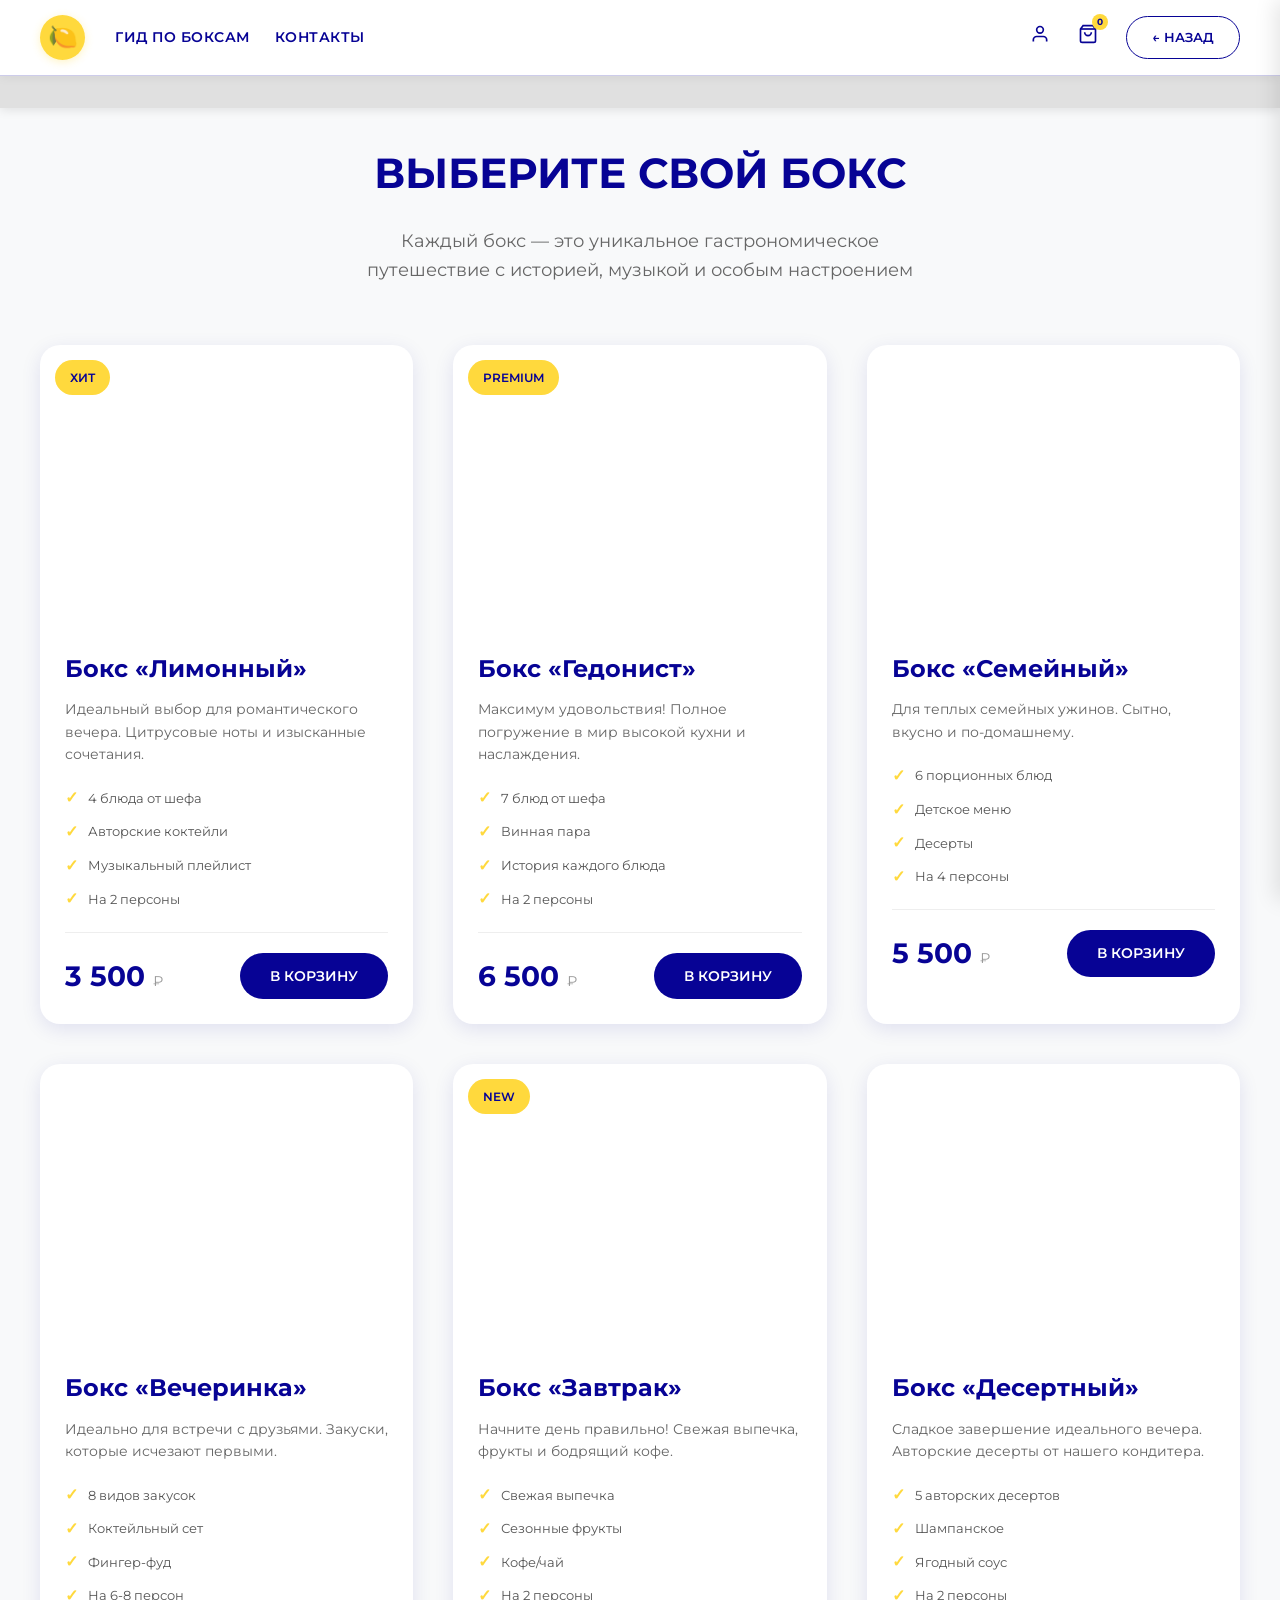
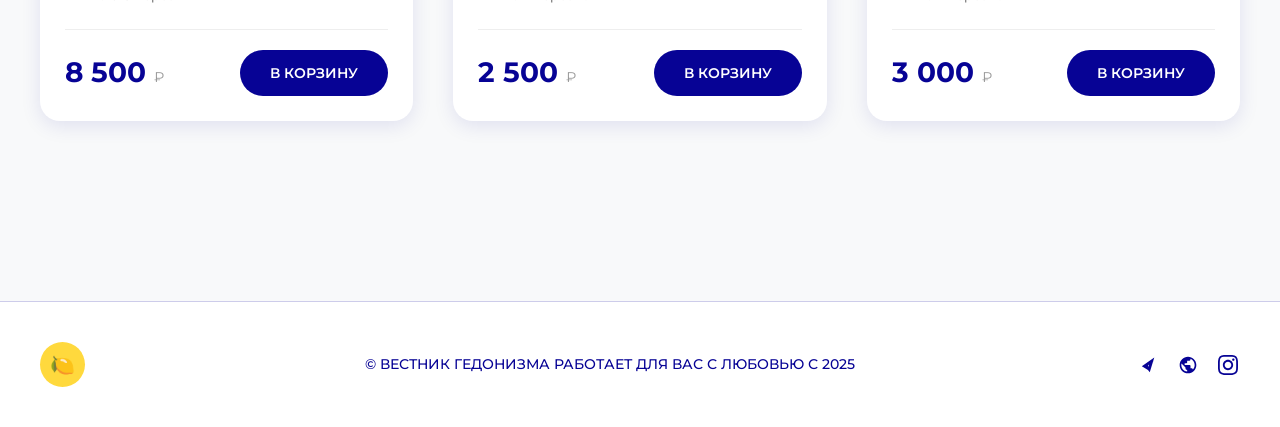
<file: boxes.html>
<!DOCTYPE html>
<html lang="ru">
<head>
    <meta charset="UTF-8">
    <meta name="viewport" content="width=device-width, initial-scale=1.0">
    <title data-i18n="pageTitle">Боксы - Вестник Гедонизма</title>
    <link rel="preconnect" href="https://fonts.googleapis.com">
    <link rel="preconnect" href="https://fonts.gstatic.com" crossorigin>
    <link href="https://fonts.googleapis.com/css2?family=Montserrat:wght@400;500;600;700&display=swap" rel="stylesheet">
    <style>
        * { margin: 0; padding: 0; box-sizing: border-box; }
        body { font-family: 'Montserrat', -apple-system, BlinkMacSystemFont, sans-serif; color: #070395; line-height: 1.6; overflow-x: hidden; background: #f8f9fa; }
        a { text-decoration: none; color: inherit; transition: color 0.3s; } a:hover { color: #FFD93D; }
        button { cursor: pointer; border: none; background: none; font: inherit; } ul { list-style: none; } img { max-width: 100%; display: block; }
        .container { max-width: 1400px; margin: 0 auto; padding: 0 40px; }
        
        /* БЕГУЩАЯ СТРОКА */
        .marquee-bar { position: fixed; top: 70px; left: 0; width: 100%; background: #e0e0e0; color: #070395; padding: 8px 0; z-index: 999; overflow: hidden; font-weight: 600; font-size: 14px; text-transform: uppercase; letter-spacing: 1px; box-shadow: 0 2px 10px rgba(0,0,0,0.1); }
        .marquee-content { display: inline-block; white-space: nowrap; animation: marquee 20s linear infinite; padding-left: 100%; }
        @keyframes marquee { 0% { transform: translateX(0); } 100% { transform: translateX(-100%); } }
        
        /* ШАПКА */
        .header { position: fixed; top: 0; left: 0; width: 100%; background: rgba(255,255,255,0.98); padding: 15px 0; z-index: 1000; border-bottom: 1px solid rgba(7,3,149,0.2); box-shadow: 0 2px 10px rgba(0,0,0,0.05); }
        .header-container { display: flex; justify-content: space-between; align-items: center; }
        .header-left { display: flex; align-items: center; gap: 30px; }
        .logo { width: 45px; height: 45px; background: #FFD93D; border-radius: 50%; display: flex; align-items: center; justify-content: center; font-size: 24px; box-shadow: 0 2px 8px rgba(255,217,61,0.3); }
        .nav-menu { display: flex; gap: 25px; align-items: center; }
        .nav-link { font-weight: 600; font-size: 14px; text-transform: uppercase; letter-spacing: 0.5px; }
        .nav-link.active { color: #FFD93D; }
        .header-right { display: flex; align-items: center; gap: 20px; }
        .header-icons { display: flex; gap: 12px; }
        .icon-btn { padding: 8px; color: #070395; transition: transform 0.3s; position: relative; }
        .icon-btn:hover { color: #FFD93D; transform: scale(1.1); }
        .cart-count { position: absolute; top: -2px; right: -2px; background: #FFD93D; color: #070395; font-size: 9px; font-weight: 700; width: 16px; height: 16px; border-radius: 50%; display: flex; align-items: center; justify-content: center; }
        .btn-back { border: 1.5px solid #070395; padding: 10px 25px; border-radius: 25px; font-weight: 600; font-size: 13px; transition: all 0.3s; }
        .btn-back:hover { background: #070395; color: white; }
        
        /* КАТАЛОГ */
        .catalog { padding: 140px 0 60px; min-height: 100vh; }
        .page-title { text-align: center; font-size: 42px; font-weight: 700; margin-bottom: 20px; color: #070395; }
        .page-subtitle { text-align: center; font-size: 18px; color: #666; margin-bottom: 60px; max-width: 600px; margin: 0 auto 60px; }
        .boxes-grid { display: grid; grid-template-columns: repeat(auto-fill, minmax(350px, 1fr)); gap: 40px; margin-bottom: 60px; }
        .box-card { background: white; border-radius: 20px; overflow: hidden; box-shadow: 0 5px 20px rgba(7,3,149,0.1); transition: transform 0.3s, box-shadow 0.3s; }
        .box-card:hover { transform: translateY(-10px); box-shadow: 0 15px 40px rgba(7,3,149,0.2); }
        .box-image { width: 100%; height: 280px; background-size: cover; background-position: center; position: relative; }
        .box-badge { position: absolute; top: 15px; left: 15px; background: #FFD93D; color: #070395; padding: 8px 15px; border-radius: 20px; font-weight: 600; font-size: 12px; text-transform: uppercase; }
        .box-content { padding: 25px; }
        .box-title { font-size: 24px; font-weight: 700; margin-bottom: 10px; color: #070395; }
        .box-description { font-size: 14px; color: #666; margin-bottom: 20px; line-height: 1.6; }
        .box-features { margin-bottom: 20px; }
        .box-feature { display: flex; align-items: center; gap: 10px; margin-bottom: 8px; font-size: 13px; color: #555; }
        .box-feature::before { content: "✓"; color: #FFD93D; font-weight: bold; font-size: 16px; }
        .box-footer { display: flex; justify-content: space-between; align-items: center; padding-top: 20px; border-top: 1px solid #eee; }
        .box-price { font-size: 28px; font-weight: 700; color: #070395; }
        .box-price span { font-size: 14px; color: #999; font-weight: 400; }
        .btn-add-cart { background: #070395; color: white; padding: 12px 30px; border-radius: 25px; font-weight: 600; font-size: 14px; transition: all 0.3s; }
        .btn-add-cart:hover { background: #FFD93D; color: #070395; transform: scale(1.05); }
        
        /* КОРЗИНА */
        .cart-modal { position: fixed; top: 0; right: -400px; width: 400px; max-width: 100%; height: 100vh; background: white; box-shadow: -5px 0 20px rgba(0,0,0,0.1); z-index: 2000; transition: right 0.3s ease; padding: 20px; display: flex; flex-direction: column; }
        .cart-modal.open { right: 0; }
        .cart-header { display: flex; justify-content: space-between; align-items: center; padding-bottom: 20px; border-bottom: 1px solid #eee; margin-bottom: 20px; }
        .cart-close { font-size: 24px; color: #070395; }
        .cart-items { flex: 1; overflow-y: auto; }
        .cart-empty { text-align: center; color: #666; padding: 40px 0; }
        .cart-item { display: flex; justify-content: space-between; align-items: center; padding: 15px 0; border-bottom: 1px solid #eee; }
        .cart-item-name { font-weight: 500; font-size: 14px; }
        .cart-item-price { color: #070395; font-weight: 600; }
        .cart-item-remove { color: #999; cursor: pointer; font-size: 18px; margin-left: 10px; }
        .cart-item-remove:hover { color: #e74c3c; }
        .cart-footer { padding-top: 20px; border-top: 1px solid #eee; }
        .cart-total { display: flex; justify-content: space-between; font-weight: 600; margin-bottom: 15px; font-size: 18px; }
        .btn-checkout { width: 100%; background: #070395; color: white; padding: 15px; border-radius: 30px; font-weight: 600; text-transform: uppercase; transition: background 0.3s; font-size: 14px; }
        .btn-checkout:hover { background: #05026b; }
        .cart-overlay { position: fixed; top: 0; left: 0; width: 100%; height: 100%; background: rgba(0,0,0,0.5); z-index: 1999; opacity: 0; visibility: hidden; transition: all 0.3s; }
        .cart-overlay.open { opacity: 1; visibility: visible; }
        
        /* FOOTER */
        .footer { background: white; padding: 40px 0; border-top: 1px solid rgba(7,3,149,0.2); margin-top: 60px; }
        .footer-container { display: flex; justify-content: space-between; align-items: center; flex-wrap: wrap; gap: 15px; }
        .footer-logo { width: 45px; height: 45px; background: #FFD93D; border-radius: 50%; display: flex; align-items: center; justify-content: center; font-size: 20px; }
        .footer-copyright { font-size: 14px; font-weight: 500; text-align: center; color: #070395; }
        .social-links { display: flex; gap: 15px; }
        .social-link { width: 25px; height: 25px; display: flex; align-items: center; justify-content: center; color: #070395; transition: color 0.3s; }
        .social-link:hover { color: #FFD93D; }
        
        /* АДАПТИВНОСТЬ */
        @media (max-width: 1024px) { .container { padding: 0 20px; } .nav-menu { display: none; } .boxes-grid { grid-template-columns: repeat(auto-fill, minmax(280px, 1fr)); } }
        @media (max-width: 768px) { .header-container { padding: 0 15px; } .logo { width: 40px; height: 40px; font-size: 20px; } .page-title { font-size: 32px; } .boxes-grid { grid-template-columns: 1fr; } .cart-modal { width: 100%; } .footer-container { flex-direction: column; gap: 15px; text-align: center; } }
    </style>
</head>
<body>

    <!-- ШАПКА -->
    <header class="header">
        <div class="container header-container">
            <div class="header-left">
                <a href="index.html" class="logo" aria-label="Главная">🍋</a>
                <nav class="nav-menu">
                    <a href="index.html#guide" class="nav-link" data-i18n="navGuide">ГИД ПО БОКСАМ</a>
                    <a href="index.html#contacts" class="nav-link" data-i18n="navContacts">КОНТАКТЫ</a>
                </nav>
            </div>
            <div class="header-right">
                <div class="header-icons">
                    <button class="icon-btn" aria-label="Профиль"><svg width="20" height="20" viewBox="0 0 24 24" fill="none" stroke="currentColor" stroke-width="2"><path d="M20 21v-2a4 4 0 0 0-4-4H8a4 4 0 0 0-4 4v2"></path><circle cx="12" cy="7" r="4"></circle></svg></button>
                    <button class="icon-btn cart-btn" aria-label="Корзина" id="cartBtn"><svg width="20" height="20" viewBox="0 0 24 24" fill="none" stroke="currentColor" stroke-width="2"><path d="M6 2L3 6v14a2 2 0 0 0 2 2h14a2 2 0 0 0 2-2V6l-3-4z"></path><line x1="3" y1="6" x2="21" y2="6"></line><path d="M16 10a4 4 0 0 1-8 0"></path></svg><span class="cart-count" id="cartCount">0</span></button>
                </div>
                <a href="index.html" class="btn-back" data-i18n="btnBack">← НАЗАД</a>
            </div>
        </div>
    </header>

    <!-- БЕГУЩАЯ СТРОКА -->
    <div class="marquee-bar"><div class="marquee-content" data-i18n="marquee">🚚 Доставка в день заказа • 🍋 Свежие продукты • ✨ Уникальный опыт • 🎁 Подарочная упаковка • </div></div>

    <!-- КАТАЛОГ -->
    <section class="catalog">
        <div class="container">
            <h1 class="page-title" data-i18n="catalogTitle">ВЫБЕРИТЕ СВОЙ БОКС</h1>
            <p class="page-subtitle" data-i18n="catalogSubtitle">Каждый бокс — это уникальное гастрономическое путешествие с историей, музыкой и особым настроением</p>
            <div class="boxes-grid">
                <!-- БОКС 1 -->
                <div class="box-card">
                    <div class="box-image" style="background-image: url('https://placehold.co/600x400/FFD93D/070395?text=Lemon+Box');"><span class="box-badge" data-i18n="badgeHit">ХИТ</span></div>
                    <div class="box-content">
                        <h3 class="box-title" data-i18n="box1Title">Бокс «Лимонный»</h3>
                        <p class="box-description" data-i18n="box1Descr">Идеальный выбор для романтического вечера. Цитрусовые ноты и изысканные сочетания.</p>
                        <div class="box-features">
                            <div class="box-feature" data-i18n="feat1">4 блюда от шефа</div>
                            <div class="box-feature" data-i18n="feat2">Авторские коктейли</div>
                            <div class="box-feature" data-i18n="feat3">Музыкальный плейлист</div>
                            <div class="box-feature" data-i18n="feat4">На 2 персоны</div>
                        </div>
                        <div class="box-footer">
                            <div class="box-price">3 500 <span>₽</span></div>
                            <button class="btn-add-cart" data-name="Бокс «Лимонный»" data-price="3500" data-i18n="btnCart">В КОРЗИНУ</button>
                        </div>
                    </div>
                </div>
                <!-- БОКС 2 -->
                <div class="box-card">
                    <div class="box-image" style="background-image: url('https://placehold.co/600x400/070395/white?text=Hedonist+Box');"><span class="box-badge" data-i18n="badgePremium">PREMIUM</span></div>
                    <div class="box-content">
                        <h3 class="box-title" data-i18n="box2Title">Бокс «Гедонист»</h3>
                        <p class="box-description" data-i18n="box2Descr">Максимум удовольствия! Полное погружение в мир высокой кухни и наслаждения.</p>
                        <div class="box-features">
                            <div class="box-feature" data-i18n="feat5">7 блюд от шефа</div>
                            <div class="box-feature" data-i18n="feat6">Винная пара</div>
                            <div class="box-feature" data-i18n="feat7">История каждого блюда</div>
                            <div class="box-feature" data-i18n="feat4">На 2 персоны</div>
                        </div>
                        <div class="box-footer">
                            <div class="box-price">6 500 <span>₽</span></div>
                            <button class="btn-add-cart" data-name="Бокс «Гедонист»" data-price="6500" data-i18n="btnCart">В КОРЗИНУ</button>
                        </div>
                    </div>
                </div>
                <!-- БОКС 3 -->
                <div class="box-card">
                    <div class="box-image" style="background-image: url('https://placehold.co/600x400/FFD93D/070395?text=Family+Box');"></div>
                    <div class="box-content">
                        <h3 class="box-title" data-i18n="box3Title">Бокс «Семейный»</h3>
                        <p class="box-description" data-i18n="box3Descr">Для теплых семейных ужинов. Сытно, вкусно и по-домашнему.</p>
                        <div class="box-features">
                            <div class="box-feature" data-i18n="feat8">6 порционных блюд</div>
                            <div class="box-feature" data-i18n="feat9">Детское меню</div>
                            <div class="box-feature" data-i18n="feat10">Десерты</div>
                            <div class="box-feature" data-i18n="feat11">На 4 персоны</div>
                        </div>
                        <div class="box-footer">
                            <div class="box-price">5 500 <span>₽</span></div>
                            <button class="btn-add-cart" data-name="Бокс «Семейный»" data-price="5500" data-i18n="btnCart">В КОРЗИНУ</button>
                        </div>
                    </div>
                </div>
                <!-- БОКС 4 -->
                <div class="box-card">
                    <div class="box-image" style="background-image: url('https://placehold.co/600x400/070395/white?text=Party+Box');"></div>
                    <div class="box-content">
                        <h3 class="box-title" data-i18n="box4Title">Бокс «Вечеринка»</h3>
                        <p class="box-description" data-i18n="box4Descr">Идеально для встречи с друзьями. Закуски, которые исчезают первыми.</p>
                        <div class="box-features">
                            <div class="box-feature" data-i18n="feat12">8 видов закусок</div>
                            <div class="box-feature" data-i18n="feat13">Коктейльный сет</div>
                            <div class="box-feature" data-i18n="feat14">Фингер-фуд</div>
                            <div class="box-feature" data-i18n="feat15">На 6-8 персон</div>
                        </div>
                        <div class="box-footer">
                            <div class="box-price">8 500 <span>₽</span></div>
                            <button class="btn-add-cart" data-name="Бокс «Вечеринка»" data-price="8500" data-i18n="btnCart">В КОРЗИНУ</button>
                        </div>
                    </div>
                </div>
                <!-- БОКС 5 -->
                <div class="box-card">
                    <div class="box-image" style="background-image: url('https://placehold.co/600x400/FFD93D/070395?text=Breakfast+Box');"><span class="box-badge" data-i18n="badgeNew">NEW</span></div>
                    <div class="box-content">
                        <h3 class="box-title" data-i18n="box5Title">Бокс «Завтрак»</h3>
                        <p class="box-description" data-i18n="box5Descr">Начните день правильно! Свежая выпечка, фрукты и бодрящий кофе.</p>
                        <div class="box-features">
                            <div class="box-feature" data-i18n="feat16">Свежая выпечка</div>
                            <div class="box-feature" data-i18n="feat17">Сезонные фрукты</div>
                            <div class="box-feature" data-i18n="feat18">Кофе/чай</div>
                            <div class="box-feature" data-i18n="feat4">На 2 персоны</div>
                        </div>
                        <div class="box-footer">
                            <div class="box-price">2 500 <span>₽</span></div>
                            <button class="btn-add-cart" data-name="Бокс «Завтрак»" data-price="2500" data-i18n="btnCart">В КОРЗИНУ</button>
                        </div>
                    </div>
                </div>
                <!-- БОКС 6 -->
                <div class="box-card">
                    <div class="box-image" style="background-image: url('https://placehold.co/600x400/070395/white?text=Dessert+Box');"></div>
                    <div class="box-content">
                        <h3 class="box-title" data-i18n="box6Title">Бокс «Десертный»</h3>
                        <p class="box-description" data-i18n="box6Descr">Сладкое завершение идеального вечера. Авторские десерты от нашего кондитера.</p>
                        <div class="box-features">
                            <div class="box-feature" data-i18n="feat19">5 авторских десертов</div>
                            <div class="box-feature" data-i18n="feat20">Шампанское</div>
                            <div class="box-feature" data-i18n="feat21">Ягодный соус</div>
                            <div class="box-feature" data-i18n="feat4">На 2 персоны</div>
                        </div>
                        <div class="box-footer">
                            <div class="box-price">3 000 <span>₽</span></div>
                            <button class="btn-add-cart" data-name="Бокс «Десертный»" data-price="3000" data-i18n="btnCart">В КОРЗИНУ</button>
                        </div>
                    </div>
                </div>
            </div>
        </div>
    </section>

    <!-- FOOTER -->
    <footer class="footer">
        <div class="container footer-container">
            <a href="index.html" class="footer-logo" aria-label="Главная">🍋</a>
            <p class="footer-copyright" data-i18n="footerCopy">© ВЕСТНИК ГЕДОНИЗМА РАБОТАЕТ ДЛЯ ВАС С ЛЮБОВЬЮ С 2025</p>
            <div class="social-links">
                <a href="https://t.me/sash_shura" target="_blank" class="social-link" aria-label="Telegram"><svg width="20" height="20" viewBox="0 0 24 24" fill="currentColor"><path d="M11.944 17.97L4.58 13.62 19.54 3l-5.44 17.68-2.156-2.71zM12.42 14.32l.92-3.72 6.02-3.68-7.38 5.24.44 2.16z"/></svg></a>
                <a href="https://max.ru" target="_blank" class="social-link" aria-label="MAX"><svg width="20" height="20" viewBox="0 0 24 24" fill="currentColor"><path d="M12 2C6.48 2 2 6.48 2 12s4.48 10 10 10 10-4.48 10-10S17.52 2 12 2zm-1 17.93c-3.95-.49-7-3.85-7-7.93 0-.62.08-1.21.21-1.79L9 15v1c0 1.1.9 2 2 2v1.93zm6.9-2.54c-.26-.81-1-1.39-1.9-1.39h-1v-3c0-.55-.45-1-1-1H8v-2h2c.55 0 1-.45 1-1V7h2c1.1 0 2-.9 2-2v-.41c2.93 1.19 5 4.06 5 7.41 0 2.08-.8 3.97-2.1 5.39z"/></svg></a>
                <a href="https://instagram.com/sash_shura" target="_blank" class="social-link" aria-label="Instagram"><svg width="20" height="20" viewBox="0 0 24 24" fill="currentColor"><path d="M12 2.163c3.204 0 3.584.012 4.85.07 3.252.148 4.771 1.691 4.919 4.919.058 1.265.069 1.645.069 4.849 0 3.205-.012 3.584-.069 4.849-.149 3.225-1.664 4.771-4.919 4.919-1.266.058-1.644.07-4.85.07-3.204 0-3.584-.012-4.849-.07-3.26-.149-4.771-1.699-4.919-4.92-.058-1.265-.07-1.644-.07-4.849 0-3.204.013-3.583.07-4.849.149-3.227 1.664-4.771 4.919-4.919 1.266-.057 1.645-.069 4.849-.069zm0-2.163c-3.259 0-3.667.014-4.947.072-4.358.2-6.78 2.618-6.98 6.98-.059 1.281-.073 1.689-.073 4.948 0 3.259.014 3.668.072 4.948.2 4.358 2.618 6.78 6.98 6.98 1.281.058 1.689.072 4.948.072 3.259 0 3.668-.014 4.948-.072 4.354-.2 6.782-2.618 6.979-6.98.059-1.28.073-1.689.073-4.948 0-3.259-.014-3.667-.072-4.947-.196-4.354-2.617-6.78-6.979-6.98-1.281-.059-1.69-.073-4.949-.073zm0 5.838c-3.403 0-6.162 2.759-6.162 6.162s2.759 6.163 6.162 6.163 6.162-2.759 6.162-6.163c0-3.403-2.759-6.162-6.162-6.162zm0 10.162c-2.209 0-4-1.79-4-4 0-2.209 1.791-4 4-4s4 1.791 4 4c0 2.21-1.791 4-4 4zm6.406-11.845c-.796 0-1.441.645-1.441 1.44s.645 1.44 1.441 1.44c.795 0 1.439-.645 1.439-1.44s-.644-1.44-1.439-1.44z"/></svg></a>
            </div>
        </div>
    </footer>

    <!-- КОРЗИНА -->
    <div class="cart-overlay" id="cartOverlay"></div>
    <div class="cart-modal" id="cartModal">
        <div class="cart-header"><h3 data-i18n="cartTitle">Ваша корзина</h3><button class="cart-close" id="cartClose">&times;</button></div>
        <div class="cart-items" id="cartItems"><p class="cart-empty" data-i18n="cartEmpty">Корзина пуста</p></div>
        <div class="cart-footer">
            <div class="cart-total"><span data-i18n="cartTotal">Итого:</span><span id="cartTotal">0 ₽</span></div>
            <button class="btn-checkout" id="checkoutBtn" data-i18n="btnCheckout">ОФОРМИТЬ ЗАКАЗ</button>
        </div>
    </div>

    <!-- JAVASCRIPT -->
    <script>
    const translations = {
        ru: {
            pageTitle: "Боксы - Вестник Гедонизма",
            navGuide: "ГИД ПО БОКСАМ", navContacts: "КОНТАКТЫ", btnBack: "← НАЗАД",
            marquee: "🚚 Доставка в день заказа • 🍋 Свежие продукты • ✨ Уникальный опыт • 🎁 Подарочная упаковка • ",
            catalogTitle: "ВЫБЕРИТЕ СВОЙ БОКС", catalogSubtitle: "Каждый бокс — это уникальное гастрономическое путешествие с историей, музыкой и особым настроением",
            badgeHit: "ХИТ", badgePremium: "PREMIUM", badgeNew: "NEW",
            box1Title: "Бокс «Лимонный»", box1Descr: "Идеальный выбор для романтического вечера. Цитрусовые ноты и изысканные сочетания.",
            box2Title: "Бокс «Гедонист»", box2Descr: "Максимум удовольствия! Полное погружение в мир высокой кухни и наслаждения.",
            box3Title: "Бокс «Семейный»", box3Descr: "Для теплых семейных ужинов. Сытно, вкусно и по-домашнему.",
            box4Title: "Бокс «Вечеринка»", box4Descr: "Идеально для встречи с друзьями. Закуски, которые исчезают первыми.",
            box5Title: "Бокс «Завтрак»", box5Descr: "Начните день правильно! Свежая выпечка, фрукты и бодрящий кофе.",
            box6Title: "Бокс «Десертный»", box6Descr: "Сладкое завершение идеального вечера. Авторские десерты от нашего кондитера.",
            feat1: "4 блюда от шефа", feat2: "Авторские коктейли", feat3: "Музыкальный плейлист", feat4: "На 2 персоны",
            feat5: "7 блюд от шефа", feat6: "Винная пара", feat7: "История каждого блюда",
            feat8: "6 порционных блюд", feat9: "Детское меню", feat10: "Десерты", feat11: "На 4 персоны",
            feat12: "8 видов закусок", feat13: "Коктейльный сет", feat14: "Фингер-фуд", feat15: "На 6-8 персон",
            feat16: "Свежая выпечка", feat17: "Сезонные фрукты", feat18: "Кофе/чай",
            feat19: "5 авторских десертов", feat20: "Шампанское", feat21: "Ягодный соус",
            btnCart: "В КОРЗИНУ", footerCopy: "© ВЕСТНИК ГЕДОНИЗМА РАБОТАЕТ ДЛЯ ВАС С ЛЮБОВЬЮ С 2025",
            cartTitle: "Ваша корзина", cartEmpty: "Корзина пуста", cartTotal: "Итого:", btnCheckout: "ОФОРМИТЬ ЗАКАЗ",
            checkoutSuccess: "✅ Заказ оформлен!\nМы свяжемся с вами в течение часа.", cartAlert: "Добавьте товары в корзину"
        },
        en: {
            pageTitle: "Boxes - Hedonism Herald",
            navGuide: "BOX GUIDE", navContacts: "CONTACTS", btnBack: "← BACK",
            marquee: "🚚 Same-day delivery • 🍋 Fresh ingredients • ✨ Unique experience • 🎁 Gift packaging • ",
            catalogTitle: "CHOOSE YOUR BOX", catalogSubtitle: "Each box is a unique gastronomic journey with history, music, and special atmosphere",
            badgeHit: "HIT", badgePremium: "PREMIUM", badgeNew: "NEW",
            box1Title: "Lemon Box", box1Descr: "Perfect for a romantic evening. Citrus notes and exquisite combinations.",
            box2Title: "Hedonist Box", box2Descr: "Maximum pleasure! Full immersion in the world of haute cuisine and indulgence.",
            box3Title: "Family Box", box3Descr: "For cozy family dinners. Hearty, delicious, and homestyle.",
            box4Title: "Party Box", box4Descr: "Perfect for gatherings with friends. Appetizers that disappear first.",
            box5Title: "Breakfast Box", box5Descr: "Start your day right! Fresh pastries, fruits, and invigorating coffee.",
            box6Title: "Dessert Box", box6Descr: "Sweet ending to a perfect evening. Signature desserts from our pastry chef.",
            feat1: "4 chef's dishes", feat2: "Signature cocktails", feat3: "Curated playlist", feat4: "For 2 people",
            feat5: "7 chef's dishes", feat6: "Wine pairing", feat7: "Story behind each dish",
            feat8: "6 portioned dishes", feat9: "Kids menu", feat10: "Desserts", feat11: "For 4 people",
            feat12: "8 types of appetizers", feat13: "Cocktail set", feat14: "Finger food", feat15: "For 6-8 people",
            feat16: "Fresh pastries", feat17: "Seasonal fruits", feat18: "Coffee/tea",
            feat19: "5 signature desserts", feat20: "Champagne", feat21: "Berry sauce",
            btnCart: "ADD TO CART", footerCopy: "© HEDONISM HERALD WORKS FOR YOU WITH LOVE SINCE 2025",
            cartTitle: "Your cart", cartEmpty: "Cart is empty", cartTotal: "Total:", btnCheckout: "CHECKOUT",
            checkoutSuccess: "✅ Order placed!\nWe'll contact you within an hour.", cartAlert: "Add items to cart first"
        }
    };

    function applyLanguage(lang) {
        document.querySelectorAll('[data-i18n]').forEach(el => {
            const key = el.dataset.i18n;
            if (translations[lang][key]) el.textContent = translations[lang][key];
        });
        document.getElementById('langCurrent').textContent = lang.toUpperCase();
        document.documentElement.lang = lang;
        localStorage.setItem('hedonism_lang', lang);
        if (lang === 'en') {
            document.querySelectorAll('.btn-add-cart').forEach(btn => {
                const price = btn.dataset.price;
                btn.textContent = `${translations.en.btnCart} — ${price} ₽`;
            });
        } else {
            document.querySelectorAll('.btn-add-cart').forEach(btn => {
                const price = btn.dataset.price;
                btn.textContent = `${translations.ru.btnCart} — ${price} ₽`;
            });
        }
    }

    document.addEventListener('DOMContentLoaded', function() {
        const savedLang = localStorage.getItem('hedonism_lang') || 'ru';
        applyLanguage(savedLang);
        
        // Язык
        document.getElementById('langBtn')?.addEventListener('click', e => { e.stopPropagation(); document.getElementById('langDropdown')?.classList.toggle('show'); });
        document.querySelectorAll('#langDropdown a')?.forEach(link => link.addEventListener('click', e => { e.preventDefault(); applyLanguage(e.target.closest('a').dataset.lang); document.getElementById('langDropdown')?.classList.remove('show'); }));
        document.addEventListener('click', e => { if (!document.getElementById('langBtn')?.contains(e.target) && !document.getElementById('langDropdown')?.contains(e.target)) document.getElementById('langDropdown')?.classList.remove('show'); });
        
        // Корзина
        const cartBtn = document.getElementById('cartBtn'), cartModal = document.getElementById('cartModal'), cartOverlay = document.getElementById('cartOverlay'), cartClose = document.getElementById('cartClose'), cartCount = document.getElementById('cartCount'), cartTotal = document.getElementById('cartTotal'), cartItems = document.getElementById('cartItems');
        let cart = JSON.parse(localStorage.getItem('hedonism_cart')) || [];
        function openCart() { cartModal.classList.add('open'); cartOverlay.classList.add('open'); document.body.style.overflow = 'hidden'; renderCart(); }
        function closeCart() { cartModal.classList.remove('open'); cartOverlay.classList.remove('open'); document.body.style.overflow = ''; }
        cartBtn?.addEventListener('click', openCart); cartClose?.addEventListener('click', closeCart); cartOverlay?.addEventListener('click', closeCart);
        function addToCart(name, price) { cart.push({ name, price, id: Date.now() }); localStorage.setItem('hedonism_cart', JSON.stringify(cart)); updateCartCount(); renderCart(); openCart(); }
        function removeFromCart(id) { cart = cart.filter(item => item.id !== id); localStorage.setItem('hedonism_cart', JSON.stringify(cart)); updateCartCount(); renderCart(); }
        function updateCartCount() { cartCount.textContent = cart.length; }
        function renderCart() {
            const lang = localStorage.getItem('hedonism_lang') || 'ru';
            if (cart.length === 0) { cartItems.innerHTML = `<p class="cart-empty">${translations[lang].cartEmpty}</p>`; cartTotal.textContent = '0 ₽'; return; }
            let html = '', total = 0;
            cart.forEach(item => { total += item.price; html += `<div class="cart-item"><span class="cart-item-name">${item.name}</span><div><span class="cart-item-price">${item.price.toLocaleString('ru-RU')} ₽</span><span class="cart-item-remove" data-id="${item.id}">&times;</span></div></div>`; });
            cartItems.innerHTML = html; cartTotal.textContent = total.toLocaleString('ru-RU') + ' ₽';
            cartItems.querySelectorAll('.cart-item-remove').forEach(btn => btn.addEventListener('click', e => removeFromCart(parseInt(e.target.dataset.id))));
        }
        document.querySelectorAll('.btn-add-cart').forEach(btn => btn.addEventListener('click', function() { addToCart(this.dataset.name, parseInt(this.dataset.price)); }));
        document.getElementById('checkoutBtn')?.addEventListener('click', function() {
            const lang = localStorage.getItem('hedonism_lang') || 'ru';
            if (cart.length === 0) { alert(translations[lang].cartAlert); return; }
            alert(translations[lang].checkoutSuccess); cart = []; localStorage.setItem('hedonism_cart', JSON.stringify(cart)); updateCartCount(); closeCart(); window.location.href = 'index.html';
        });
        updateCartCount();
        console.log('✅ boxes.html ready! Language: ' + savedLang.toUpperCase());
    });
    </script>
</body>
</html>
</file>
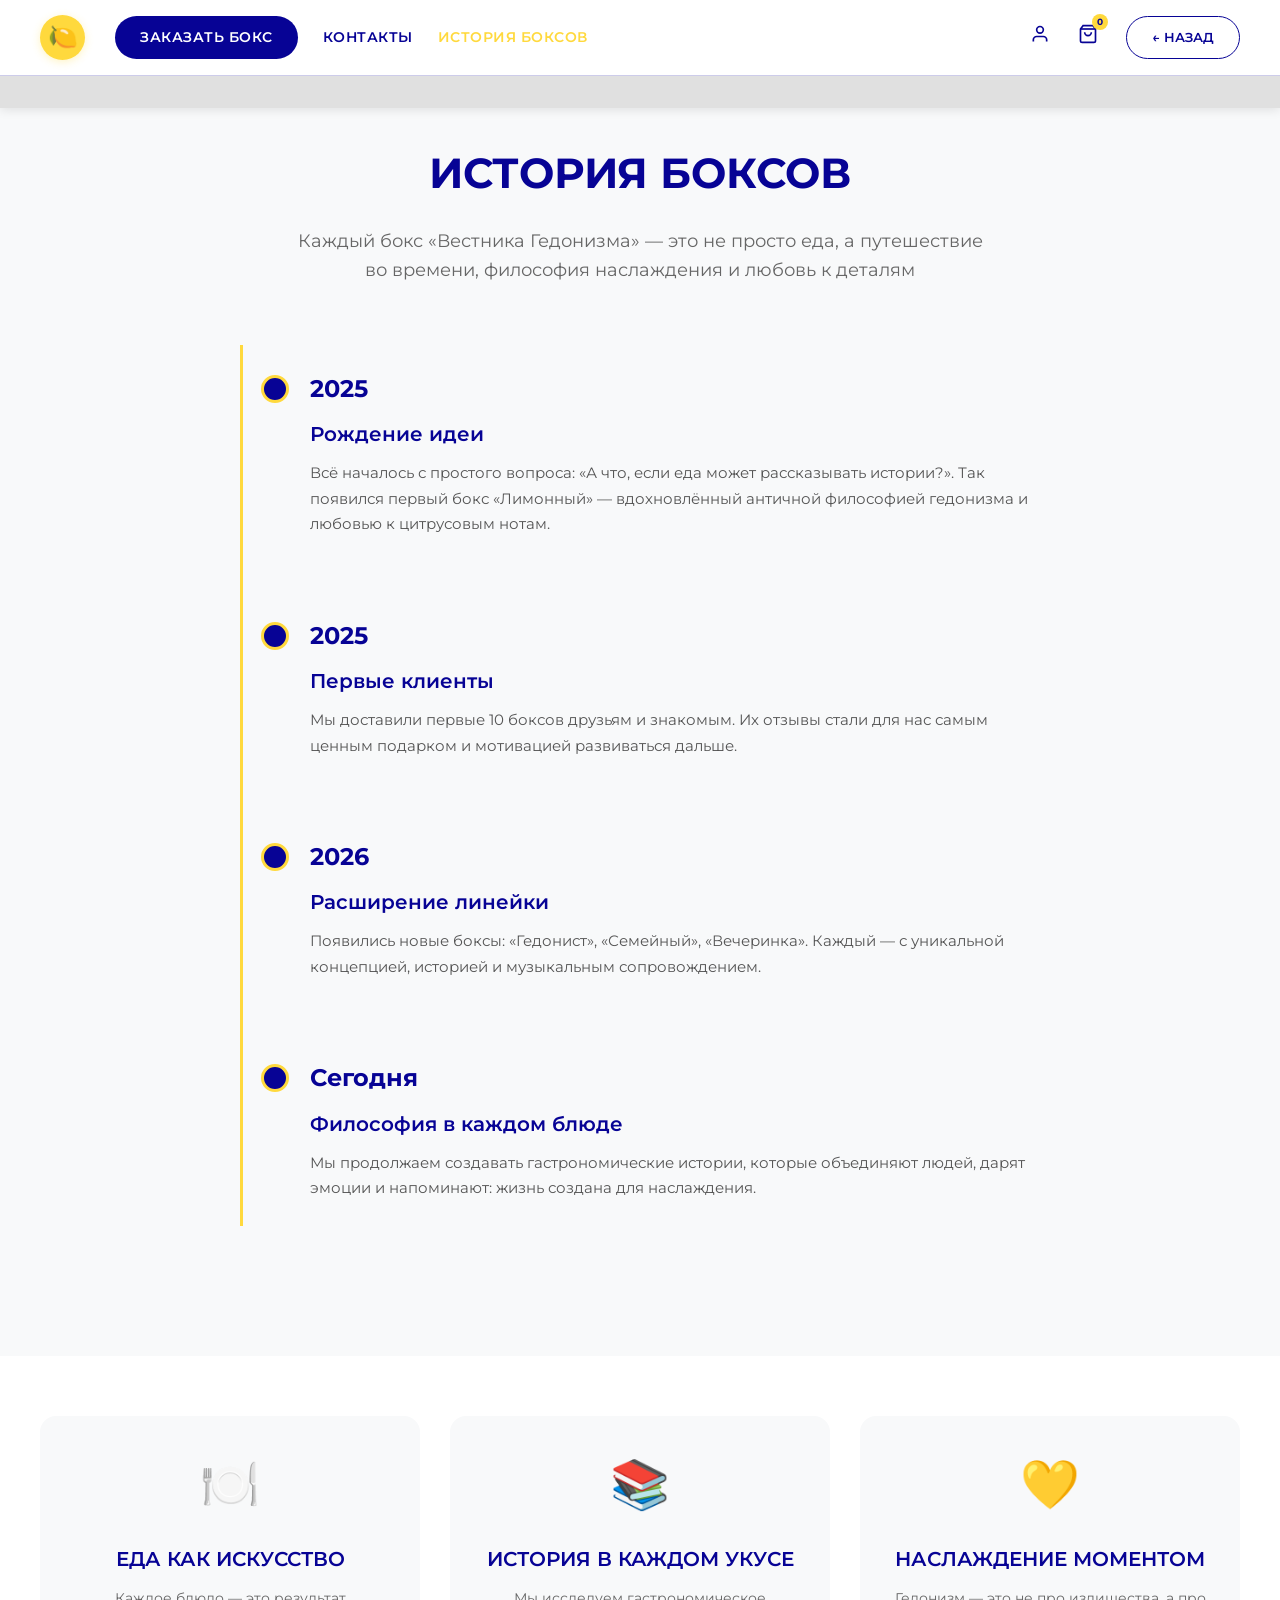
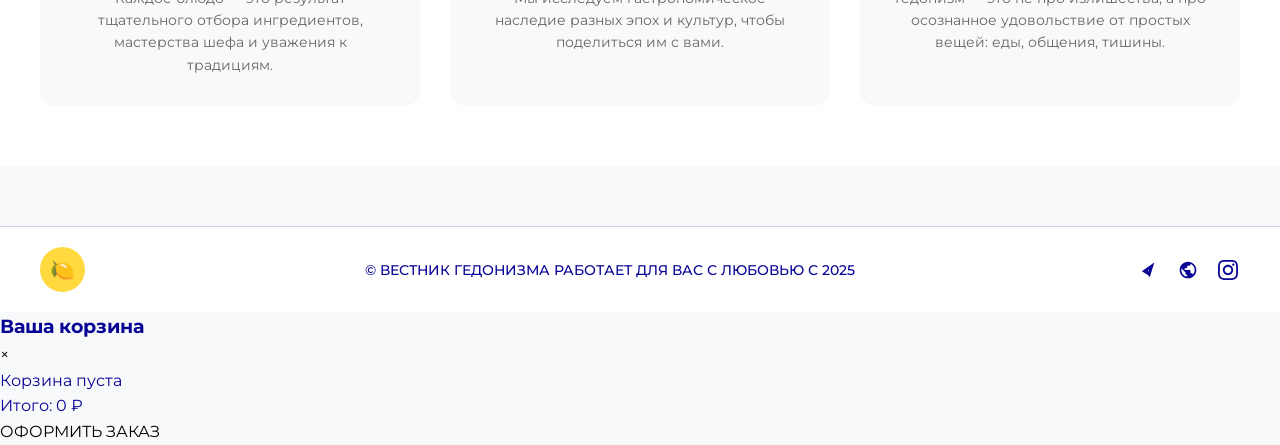
<file: history.html>
<!DOCTYPE html>
<html lang="ru">
<head>
    <meta charset="UTF-8">
    <meta name="viewport" content="width=device-width, initial-scale=1.0">
    <title>История боксов - Вестник Гедонизма</title>
    
    <!-- Google Fonts -->
    <link rel="preconnect" href="https://fonts.googleapis.com">
    <link rel="preconnect" href="https://fonts.gstatic.com" crossorigin>
    <link href="https://fonts.googleapis.com/css2?family=Montserrat:wght@400;500;600;700&display=swap" rel="stylesheet">
    
    <style>
        * { margin: 0; padding: 0; box-sizing: border-box; }
        
        body {
            font-family: 'Montserrat', -apple-system, BlinkMacSystemFont, sans-serif;
            color: #070395;
            line-height: 1.6;
            overflow-x: hidden;
            background: #f8f9fa;
        }
        
        a { text-decoration: none; color: inherit; transition: color 0.3s; }
        a:hover { color: #FFD93D; }
        button { cursor: pointer; border: none; background: none; font: inherit; }
        ul { list-style: none; }
        img { max-width: 100%; display: block; }
        
        .container {
            max-width: 1400px;
            margin: 0 auto;
            padding: 0 40px;
        }
        
        /* ===== БЕГУЩАЯ СТРОКА ===== */
        .marquee-bar {
            position: fixed;
            top: 70px;
            left: 0;
            width: 100%;
            background: #e0e0e0;
            color: #070395;
            padding: 8px 0;
            z-index: 999;
            overflow: hidden;
            font-weight: 600;
            font-size: 14px;
            text-transform: uppercase;
            letter-spacing: 1px;
            box-shadow: 0 2px 10px rgba(0,0,0,0.1);
        }
        
        .marquee-content {
            display: inline-block;
            white-space: nowrap;
            animation: marquee 20s linear infinite;
            padding-left: 100%;
        }
        
        @keyframes marquee {
            0% { transform: translateX(0); }
            100% { transform: translateX(-100%); }
        }
        
        /* ===== ШАПКА ===== */
        .header {
            position: fixed;
            top: 0;
            left: 0;
            width: 100%;
            background: rgba(255, 255, 255, 0.98);
            padding: 15px 0;
            z-index: 1000;
            border-bottom: 1px solid rgba(7, 3, 149, 0.2);
            backdrop-filter: blur(10px);
        }
        
        .header-container {
            display: flex;
            justify-content: space-between;
            align-items: center;
        }
        
        .header-left {
            display: flex;
            align-items: center;
            gap: 30px;
        }
        
        .logo {
            width: 45px;
            height: 45px;
            background: #FFD93D;
            border-radius: 50%;
            display: flex;
            align-items: center;
            justify-content: center;
            font-size: 24px;
            box-shadow: 0 2px 8px rgba(255, 217, 61, 0.3);
        }
        
        .nav-menu {
            display: flex;
            gap: 25px;
            align-items: center;
        }
        
        .nav-link {
            font-weight: 600;
            font-size: 14px;
            text-transform: uppercase;
            letter-spacing: 0.5px;
        }
        
        .nav-link.active { color: #FFD93D; }
        
        .header-right {
            display: flex;
            align-items: center;
            gap: 20px;
        }
        
        .header-icons {
            display: flex;
            gap: 12px;
        }
        
        .icon-btn {
            padding: 8px;
            color: #070395;
            transition: transform 0.3s;
            position: relative;
        }
        
        .icon-btn:hover {
            color: #FFD93D;
            transform: scale(1.1);
        }
        
        .cart-count {
            position: absolute;
            top: -2px;
            right: -2px;
            background: #FFD93D;
            color: #070395;
            font-size: 9px;
            font-weight: 700;
            width: 16px;
            height: 16px;
            border-radius: 50%;
            display: flex;
            align-items: center;
            justify-content: center;
        }
        
        .btn-back {
            border: 1.5px solid #070395;
            padding: 10px 25px;
            border-radius: 25px;
            font-weight: 600;
            font-size: 13px;
            transition: all 0.3s;
        }
        
        .btn-back:hover {
            background: #070395;
            color: white;
        }
        
        /* ===== ИСТОРИЯ ===== */
        .history-page {
            padding: 140px 0 60px;
            min-height: 100vh;
        }
        
        .page-title {
            text-align: center;
            font-size: 42px;
            font-weight: 700;
            margin-bottom: 20px;
            color: #070395;
        }
        
        .page-subtitle {
            text-align: center;
            font-size: 18px;
            color: #666;
            margin-bottom: 60px;
            max-width: 700px;
            margin-left: auto;
            margin-right: auto;
        }
        
        .timeline {
            position: relative;
            max-width: 800px;
            margin: 0 auto;
            padding-left: 30px;
        }
        
        .timeline::before {
            content: '';
            position: absolute;
            left: 0;
            top: 0;
            height: 100%;
            width: 3px;
            background: #FFD93D;
        }
        
        .timeline-item {
            position: relative;
            padding: 25px 0 25px 40px;
            margin-bottom: 30px;
        }
        
        .timeline-item::before {
            content: '';
            position: absolute;
            left: -9px;
            top: 30px;
            width: 22px;
            height: 22px;
            background: #070395;
            border: 3px solid #FFD93D;
            border-radius: 50%;
        }
        
        .timeline-year {
            font-size: 24px;
            font-weight: 700;
            color: #070395;
            margin-bottom: 10px;
        }
        
        .timeline-title {
            font-size: 20px;
            font-weight: 600;
            margin-bottom: 10px;
            color: #070395;
        }
        
        .timeline-descr {
            font-size: 15px;
            color: #555;
            line-height: 1.7;
        }
        
        .philosophy-section {
            background: white;
            padding: 60px 0;
            margin-top: 40px;
        }
        
        .philosophy-grid {
            display: grid;
            grid-template-columns: repeat(auto-fit, minmax(280px, 1fr));
            gap: 30px;
        }
        
        .philosophy-card {
            text-align: center;
            padding: 30px;
            border-radius: 16px;
            background: #f8f9fa;
            transition: transform 0.3s;
        }
        
        .philosophy-card:hover {
            transform: translateY(-5px);
        }
        
        .philosophy-icon {
            font-size: 48px;
            margin-bottom: 20px;
        }
        
        .philosophy-card h3 {
            font-size: 20px;
            font-weight: 600;
            margin-bottom: 12px;
            color: #070395;
        }
        
        .philosophy-card p {
            font-size: 14px;
            color: #666;
            line-height: 1.6;
        }
        
        /* ===== FOOTER ===== */
        .footer {
            background: white;
            padding: 20px 0;
            border-top: 1px solid rgba(7, 3, 149, 0.2);
            margin-top: 60px;
        }
        
        .footer-container {
            display: flex;
            justify-content: space-between;
            align-items: center;
            flex-wrap: wrap;
            gap: 15px;
        }
        
        .footer-logo {
            width: 45px;
            height: 45px;
            background: #FFD93D;
            border-radius: 50%;
            display: flex;
            align-items: center;
            justify-content: center;
            font-size: 20px;
        }
        
        .footer-copyright {
            font-size: 14px;
            font-weight: 500;
            text-align: center;
            color: #070395;
        }
        
        .social-links {
            display: flex;
            gap: 15px;
        }
        
        .social-link {
            width: 25px;
            height: 25px;
            display: flex;
            align-items: center;
            justify-content: center;
            color: #070395;
            transition: color 0.3s;
        }
        
        .social-link:hover { color: #FFD93D; }
        
        /* ===== АДАПТИВНОСТЬ ===== */
        @media (max-width: 1024px) {
            .container { padding: 0 20px; }
            .nav-menu { display: none; }
        }
        
        @media (max-width: 768px) {
            .header { padding: 12px 0; }
            .marquee-bar { top: 62px; font-size: 12px; padding: 6px 0; }
            .history-page { padding-top: 130px; }
            .header-container { padding: 0 15px; }
            .logo { width: 40px; height: 40px; font-size: 20px; }
            .page-title { font-size: 32px; }
            .timeline { padding-left: 20px; }
            .footer-container { flex-direction: column; gap: 15px; text-align: center; }
        }
    </style>
</head>
<body>

    <!-- ===== ШАПКА ===== -->
    <header class="header">
        <div class="container header-container">
            <div class="header-left">
                <a href="index.html" class="logo" aria-label="Главная">🍋</a>
                <nav class="nav-menu">
                    <a href="boxes.html" class="nav-link nav-link-cta" style="background:#070395;color:white!important;padding:10px 25px!important;border-radius:25px;">ЗАКАЗАТЬ БОКС</a>
                    <a href="index.html#contacts" class="nav-link">КОНТАКТЫ</a>
                    <a href="history.html" class="nav-link active">ИСТОРИЯ БОКСОВ</a>
                </nav>
            </div>
            
            <div class="header-right">
                <div class="header-icons">
                    <button class="icon-btn" aria-label="Профиль">
                        <svg width="20" height="20" viewBox="0 0 24 24" fill="none" stroke="currentColor" stroke-width="2">
                            <path d="M20 21v-2a4 4 0 0 0-4-4H8a4 4 0 0 0-4 4v2"></path>
                            <circle cx="12" cy="7" r="4"></circle>
                        </svg>
                    </button>
                    
                    <button class="icon-btn cart-btn" aria-label="Корзина" id="cartBtn">
                        <svg width="20" height="20" viewBox="0 0 24 24" fill="none" stroke="currentColor" stroke-width="2">
                            <path d="M6 2L3 6v14a2 2 0 0 0 2 2h14a2 2 0 0 0 2-2V6l-3-4z"></path>
                            <line x1="3" y1="6" x2="21" y2="6"></line>
                            <path d="M16 10a4 4 0 0 1-8 0"></path>
                        </svg>
                        <span class="cart-count" id="cartCount">0</span>
                    </button>
                </div>
                
                <a href="index.html" class="btn-back">← НАЗАД</a>
            </div>
        </div>
    </header>

    <!-- ===== БЕГУЩАЯ СТРОКА ===== -->
    <div class="marquee-bar">
        <div class="marquee-content">
            🚚 Доставка в день заказа • 🍋 Свежие продукты • ✨ Уникальный опыт • 🎁 Подарочная упаковка • 
        </div>
    </div>

    <!-- ===== ИСТОРИЯ ===== -->
    <section class="history-page">
        <div class="container">
            <h1 class="page-title">ИСТОРИЯ БОКСОВ</h1>
            <p class="page-subtitle">Каждый бокс «Вестника Гедонизма» — это не просто еда, а путешествие во времени, философия наслаждения и любовь к деталям</p>
            
            <div class="timeline">
                <div class="timeline-item">
                    <div class="timeline-year">2025</div>
                    <div class="timeline-title">Рождение идеи</div>
                    <p class="timeline-descr">Всё началось с простого вопроса: «А что, если еда может рассказывать истории?». Так появился первый бокс «Лимонный» — вдохновлённый античной философией гедонизма и любовью к цитрусовым нотам.</p>
                </div>
                
                <div class="timeline-item">
                    <div class="timeline-year">2025</div>
                    <div class="timeline-title">Первые клиенты</div>
                    <p class="timeline-descr">Мы доставили первые 10 боксов друзьям и знакомым. Их отзывы стали для нас самым ценным подарком и мотивацией развиваться дальше.</p>
                </div>
                
                <div class="timeline-item">
                    <div class="timeline-year">2026</div>
                    <div class="timeline-title">Расширение линейки</div>
                    <p class="timeline-descr">Появились новые боксы: «Гедонист», «Семейный», «Вечеринка». Каждый — с уникальной концепцией, историей и музыкальным сопровождением.</p>
                </div>
                
                <div class="timeline-item">
                    <div class="timeline-year">Сегодня</div>
                    <div class="timeline-title">Философия в каждом блюде</div>
                    <p class="timeline-descr">Мы продолжаем создавать гастрономические истории, которые объединяют людей, дарят эмоции и напоминают: жизнь создана для наслаждения.</p>
                </div>
            </div>
        </div>
    </section>

    <!-- ===== ФИЛОСОФИЯ ===== -->
    <section class="philosophy-section">
        <div class="container">
            <div class="philosophy-grid">
                <div class="philosophy-card">
                    <div class="philosophy-icon">🍽️</div>
                    <h3>ЕДА КАК ИСКУССТВО</h3>
                    <p>Каждое блюдо — это результат тщательного отбора ингредиентов, мастерства шефа и уважения к традициям.</p>
                </div>
                
                <div class="philosophy-card">
                    <div class="philosophy-icon">📚</div>
                    <h3>ИСТОРИЯ В КАЖДОМ УКУСЕ</h3>
                    <p>Мы исследуем гастрономическое наследие разных эпох и культур, чтобы поделиться им с вами.</p>
                </div>
                
                <div class="philosophy-card">
                    <div class="philosophy-icon">💛</div>
                    <h3>НАСЛАЖДЕНИЕ МОМЕНТОМ</h3>
                    <p>Гедонизм — это не про излишества, а про осознанное удовольствие от простых вещей: еды, общения, тишины.</p>
                </div>
            </div>
        </div>
    </section>

    <!-- ===== FOOTER ===== -->
    <footer class="footer">
        <div class="container footer-container">
            <a href="index.html" class="footer-logo" aria-label="Главная">🍋</a>
            <p class="footer-copyright">© ВЕСТНИК ГЕДОНИЗМА РАБОТАЕТ ДЛЯ ВАС С ЛЮБОВЬЮ С 2025</p>
            <div class="social-links">
                <a href="https://t.me/sash_shura" target="_blank" class="social-link" aria-label="Telegram">
                    <svg width="20" height="20" viewBox="0 0 24 24" fill="currentColor">
                        <path d="M11.944 17.97L4.58 13.62 19.54 3l-5.44 17.68-2.156-2.71zM12.42 14.32l.92-3.72 6.02-3.68-7.38 5.24.44 2.16z"/>
                    </svg>
                </a>
                <a href="https://max.ru" target="_blank" class="social-link" aria-label="MAX">
                    <svg width="20" height="20" viewBox="0 0 24 24" fill="currentColor">
                        <path d="M12 2C6.48 2 2 6.48 2 12s4.48 10 10 10 10-4.48 10-10S17.52 2 12 2zm-1 17.93c-3.95-.49-7-3.85-7-7.93 0-.62.08-1.21.21-1.79L9 15v1c0 1.1.9 2 2 2v1.93zm6.9-2.54c-.26-.81-1-1.39-1.9-1.39h-1v-3c0-.55-.45-1-1-1H8v-2h2c.55 0 1-.45 1-1V7h2c1.1 0 2-.9 2-2v-.41c2.93 1.19 5 4.06 5 7.41 0 2.08-.8 3.97-2.1 5.39z"/>
                    </svg>
                </a>
                <a href="https://instagram.com/sash_shura" target="_blank" class="social-link" aria-label="Instagram">
                    <svg width="20" height="20" viewBox="0 0 24 24" fill="currentColor">
                        <path d="M12 2.163c3.204 0 3.584.012 4.85.07 3.252.148 4.771 1.691 4.919 4.919.058 1.265.069 1.645.069 4.849 0 3.205-.012 3.584-.069 4.849-.149 3.225-1.664 4.771-4.919 4.919-1.266.058-1.644.07-4.85.07-3.204 0-3.584-.012-4.849-.07-3.26-.149-4.771-1.699-4.919-4.92-.058-1.265-.07-1.644-.07-4.849 0-3.204.013-3.583.07-4.849.149-3.227 1.664-4.771 4.919-4.919 1.266-.057 1.645-.069 4.849-.069zm0-2.163c-3.259 0-3.667.014-4.947.072-4.358.2-6.78 2.618-6.98 6.98-.059 1.281-.073 1.689-.073 4.948 0 3.259.014 3.668.072 4.948.2 4.358 2.618 6.78 6.98 6.98 1.281.058 1.689.072 4.948.072 3.259 0 3.668-.014 4.948-.072 4.354-.2 6.782-2.618 6.979-6.98.059-1.28.073-1.689.073-4.948 0-3.259-.014-3.667-.072-4.947-.196-4.354-2.617-6.78-6.979-6.98-1.281-.059-1.69-.073-4.949-.073zm0 5.838c-3.403 0-6.162 2.759-6.162 6.162s2.759 6.163 6.162 6.163 6.162-2.759 6.162-6.163c0-3.403-2.759-6.162-6.162-6.162zm0 10.162c-2.209 0-4-1.79-4-4 0-2.209 1.791-4 4-4s4 1.791 4 4c0 2.21-1.791 4-4 4zm6.406-11.845c-.796 0-1.441.645-1.441 1.44s.645 1.44 1.441 1.44c.795 0 1.439-.645 1.439-1.44s-.644-1.44-1.439-1.44z"/>
                    </svg>
                </a>
            </div>
        </div>
    </footer>

    <!-- ===== КОРЗИНА ===== -->
    <div class="cart-overlay" id="cartOverlay"></div>
    <div class="cart-modal" id="cartModal">
        <div class="cart-header">
            <h3>Ваша корзина</h3>
            <button class="cart-close" id="cartClose">&times;</button>
        </div>
        <div class="cart-items" id="cartItems">
            <p class="cart-empty">Корзина пуста</p>
        </div>
        <div class="cart-footer">
            <div class="cart-total">
                <span>Итого:</span>
                <span id="cartTotal">0 ₽</span>
            </div>
            <button class="btn-checkout" id="checkoutBtn">ОФОРМИТЬ ЗАКАЗ</button>
        </div>
    </div>

    <!-- ===== JAVASCRIPT ===== -->
    <script>
        document.addEventListener('DOMContentLoaded', function() {
            // ===== КОРЗИНА =====
            const cartBtn = document.getElementById('cartBtn');
            const cartModal = document.getElementById('cartModal');
            const cartOverlay = document.getElementById('cartOverlay');
            const cartClose = document.getElementById('cartClose');
            const cartCount = document.getElementById('cartCount');
            const cartTotal = document.getElementById('cartTotal');
            const cartItems = document.getElementById('cartItems');
            
            let cart = JSON.parse(localStorage.getItem('hedonism_cart')) || [];
            
            function openCart() {
                cartModal.classList.add('open');
                cartOverlay.classList.add('open');
                document.body.style.overflow = 'hidden';
                renderCart();
            }
            
            function closeCart() {
                cartModal.classList.remove('open');
                cartOverlay.classList.remove('open');
                document.body.style.overflow = '';
            }
            
            cartBtn.addEventListener('click', openCart);
            cartClose.addEventListener('click', closeCart);
            cartOverlay.addEventListener('click', closeCart);
            
            function updateCartCount() {
                cartCount.textContent = cart.length;
            }
            
            function renderCart() {
                if (cart.length === 0) {
                    cartItems.innerHTML = '<p class="cart-empty">Корзина пуста</p>';
                    cartTotal.textContent = '0 ₽';
                    return;
                }
                
                let html = '';
                let total = 0;
                
                cart.forEach(item => {
                    total += item.price;
                    html += `
                        <div class="cart-item">
                            <span class="cart-item-name">${item.name}</span>
                            <div>
                                <span class="cart-item-price">${item.price.toLocaleString('ru-RU')} ₽</span>
                                <span class="cart-item-remove" data-id="${item.id}">&times;</span>
                            </div>
                        </div>
                    `;
                });
                
                cartItems.innerHTML = html;
                cartTotal.textContent = total.toLocaleString('ru-RU') + ' ₽';
                
                cartItems.querySelectorAll('.cart-item-remove').forEach(btn => {
                    btn.addEventListener('click', (e) => {
                        cart = cart.filter(i => i.id !== parseInt(e.target.dataset.id));
                        localStorage.setItem('hedonism_cart', JSON.stringify(cart));
                        updateCartCount();
                        renderCart();
                    });
                });
            }
            
            document.getElementById('checkoutBtn').addEventListener('click', function() {
                if (cart.length === 0) {
                    alert('Добавьте товары в корзину');
                    return;
                }
                alert('✅ Заказ оформлен!\nМы свяжемся с вами в течение часа.');
                cart = [];
                localStorage.setItem('hedonism_cart', JSON.stringify(cart));
                updateCartCount();
                closeCart();
                window.location.href = 'index.html';
            });
            
            updateCartCount();
            console.log('✅ Страница истории готова!');
        });
    </script>
    
</body>
</html>
</file>
